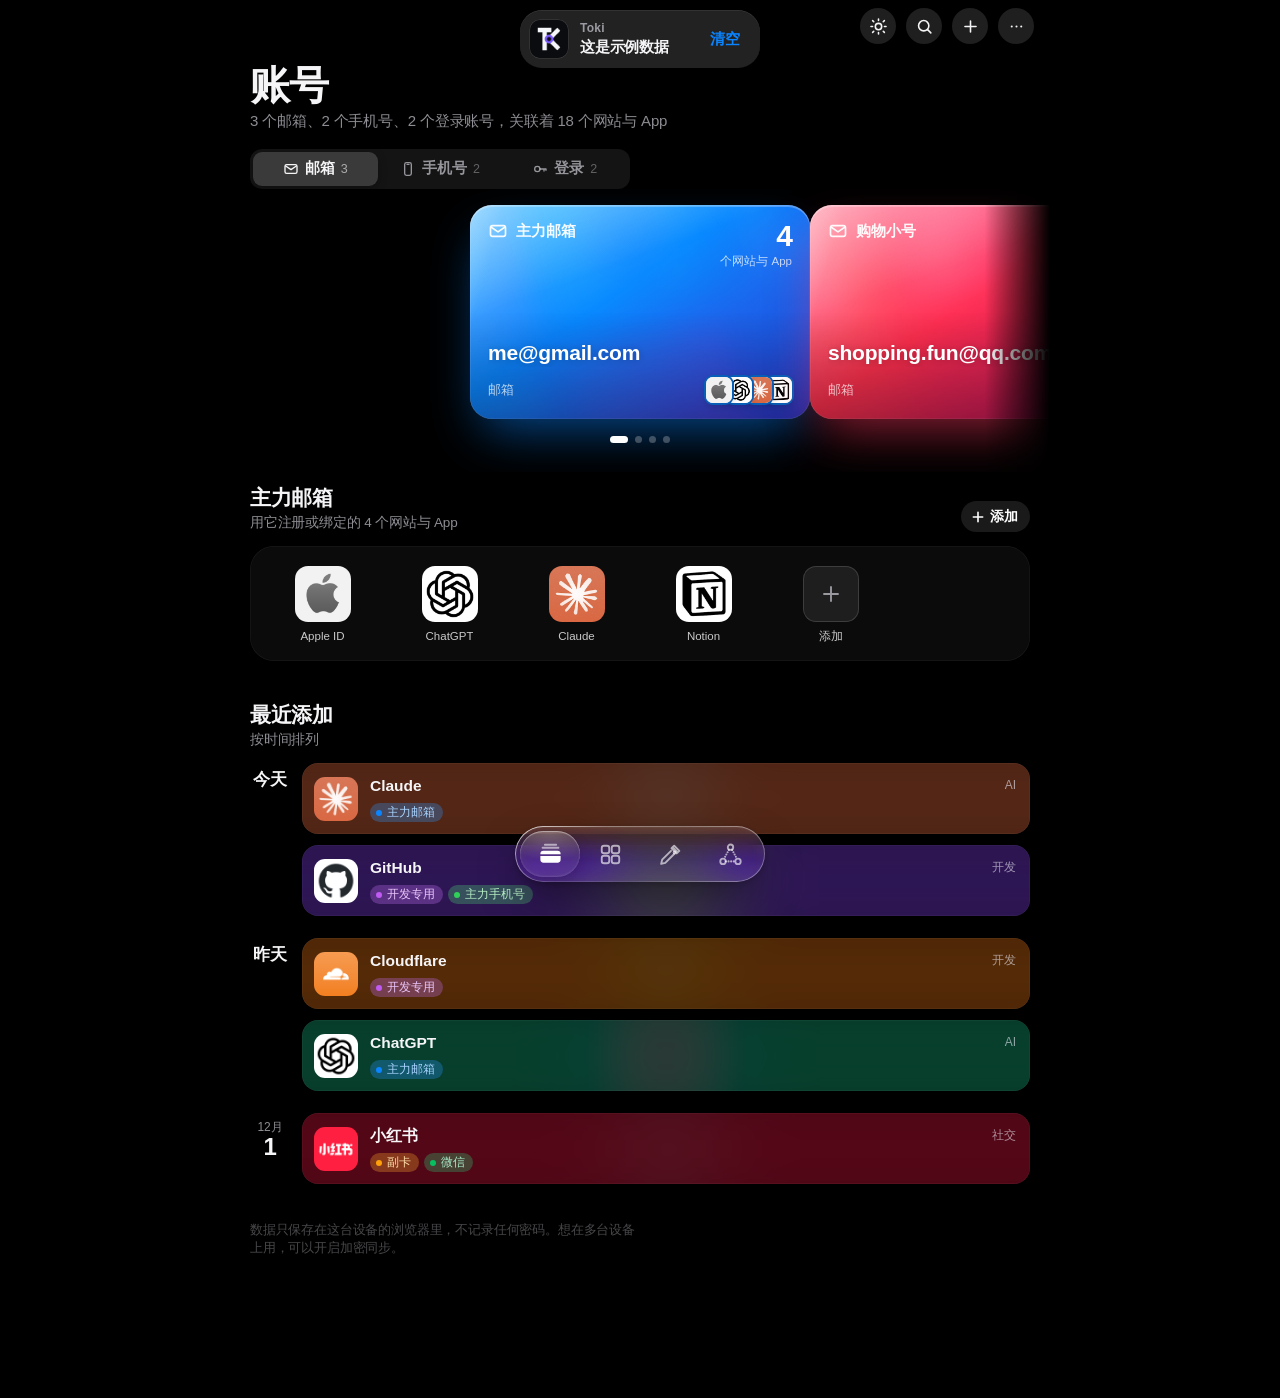
<file: index.html>
<!doctype html>
<html lang="zh-CN">
<head>
  <meta charset="utf-8" />
  <meta name="viewport" content="width=device-width, initial-scale=1, viewport-fit=cover" />
  <meta name="theme-color" content="#000000" />
  <meta name="apple-mobile-web-app-capable" content="yes" />
  <meta name="mobile-web-app-capable" content="yes" />
  <meta name="apple-mobile-web-app-status-bar-style" content="black-translucent" />
  <meta name="apple-mobile-web-app-title" content="Toki" />
  <meta name="description" content="账号关系与 API Token 管理，一眼看清" />
  <title>Toki · 账号与密钥</title>
  <script>try{if(localStorage.getItem("atlas.theme")==="light"){document.documentElement.dataset.theme="light";document.querySelector('meta[name="apple-mobile-web-app-status-bar-style"]').content="default";document.querySelector('meta[name="theme-color"]').content="#f2f2f7"}}catch(e){}</script>
  <link rel="icon" href="logo.svg?v=toki12" type="image/svg+xml" />
  <link rel="manifest" href="manifest.webmanifest" />
  <link rel="apple-touch-icon" href="icon.png?v=toki12" />
  <link rel="stylesheet" href="styles.css?v=toki12" />
</head>
<body>
  <div class="glow" id="glow"></div>

  <header class="top" id="top">
    <div class="top-bar">
      <div class="top-title" id="topTitle">账号</div>
      <div class="top-actions">
        <button class="round theme-btn" id="themeBtn" data-act="theme" aria-label="切换深浅色"><svg class="sun" viewBox="0 0 24 24"><circle cx="12" cy="12" r="4"/><path d="M12 2.5v2M12 19.5v2M4.6 4.6l1.4 1.4M18 18l1.4 1.4M2.5 12h2M19.5 12h2M4.6 19.4 6 18M18 6l1.4-1.4"/></svg><svg class="moon" viewBox="0 0 24 24"><path d="M20 14.5A8 8 0 0 1 9.5 4a8 8 0 1 0 10.5 10.5Z"/></svg></button>
        <button class="round" id="openSearch" aria-label="搜索"><svg viewBox="0 0 24 24"><circle cx="11" cy="11" r="6.5"/><path d="m20 20-4-4"/></svg></button>
        <button class="round" id="addBtn" aria-label="添加"><svg viewBox="0 0 24 24"><path d="M12 5v14M5 12h14"/></svg></button>
        <button class="round" id="menuBtn" aria-label="更多"><svg viewBox="0 0 24 24"><circle cx="6" cy="12" r="1.3" class="f"/><circle cx="12" cy="12" r="1.3" class="f"/><circle cx="18" cy="12" r="1.3" class="f"/></svg></button>
      </div>
    </div>
    <div class="menu" id="menu" role="menu">
      <button data-act="sync"><span>加密同步<small>未开启</small></span><svg viewBox="0 0 24 24"><path d="M7 18a4.5 4.5 0 0 1-.6-8.96A6 6 0 0 1 18 9a4 4 0 0 1-.5 9H7Z"/></svg></button>
      <div class="menu-sep"></div>
      <button data-act="order"><span>调整卡片顺序</span><svg viewBox="0 0 24 24"><path d="M7 4v16M3.5 7.5 7 4l3.5 3.5M17 20V4M13.5 16.5 17 20l3.5-3.5"/></svg></button>
      <button data-act="privacy"><span>隐藏号码</span><svg viewBox="0 0 24 24"><path d="M3 12s3.5-6 9-6 9 6 9 6-3.5 6-9 6-9-6-9-6Z"/><circle cx="12" cy="12" r="2.5"/></svg></button>
      <button data-act="export"><span>导出备份</span><svg viewBox="0 0 24 24"><path d="M12 15V3M7 8l5-5 5 5M5 14v5a2 2 0 0 0 2 2h10a2 2 0 0 0 2-2v-5"/></svg></button>
      <button data-act="import"><span>导入备份</span><svg viewBox="0 0 24 24"><path d="M12 3v12M7 10l5 5 5-5M5 14v5a2 2 0 0 0 2 2h10a2 2 0 0 0 2-2v-5"/></svg></button>
      <button data-act="demo"><span>载入示例</span><svg viewBox="0 0 24 24"><path d="M4 6h16M4 12h16M4 18h10"/></svg></button>
      <div class="menu-sep"></div>
      <button data-act="download"><span>下载 App<small>GitHub Releases</small></span><svg viewBox="0 0 24 24"><path d="M14 4h6v6M20 4l-9 9M18 14v5a1 1 0 0 1-1 1H5a1 1 0 0 1-1-1V7a1 1 0 0 1 1-1h5"/></svg></button>
      <button data-act="wipe" class="destructive"><span>清空全部数据</span><svg viewBox="0 0 24 24"><path d="M4 7h16M10 11v6M14 11v6M6 7l1 13h10l1-13M9 7V4h6v3"/></svg></button>
    </div>
  </header>

  <main>
    <!-- 首页 -->
    <section class="view active" data-view="home">
      <div class="hello">
        <h1 class="large">账号</h1>
        <p class="summary" id="summary"></p>
      </div>
      <div class="kind-seg" id="kindSeg" hidden></div>
      <div class="wallet" id="wallet"></div>
      <div class="dots" id="dots"></div>

      <div class="block">
        <div class="block-head"><div><h2 id="gridTitle"></h2><p class="block-sub" id="gridSub"></p></div><button class="pill-btn" id="gridAdd"><svg viewBox="0 0 24 24"><path d="M12 5v14M5 12h14"/></svg>添加</button></div>
        <div class="panel"><div class="grid" id="grid"></div></div>
      </div>

      <div class="block">
        <div class="block-head"><div><h2>最近添加</h2><p class="block-sub">按时间排列</p></div></div>
        <div class="timeline" id="timeline"></div>
      </div>
    </section>

    <!-- 全部网站 -->
    <section class="view" data-view="sites">
      <div class="hello"><h1 class="large">网站与 App</h1><p class="summary" id="sitesSummary"></p></div>
      <div class="filters" id="filters"></div>
      <div id="siteList"></div>
    </section>

    <!-- Tokens -->
    <section class="view" data-view="tokens">
      <div class="hello"><h1 class="large">Tokens</h1><p class="summary" id="tokensSummary"></p></div>
      <div class="filters" id="tokenFilters"></div>
      <div id="tokenList"></div>
    </section>

    <!-- 关系图 -->
    <section class="view" data-view="graph">
      <div class="hello"><h1 class="large">关系图</h1><p class="summary" id="graphSummary"></p></div>
      <div class="map-scroll" id="mapScroll"><div class="map" id="mapBox"></div></div>
      <p class="map-tip" id="mapTip">点一张卡片，只看它连着的；左右滑动查看完整关系图。</p>
    </section>

    <p class="footnote" id="footnote"></p>
  </main>

  <nav class="tabbar" id="tabbar">
    <span class="tab-thumb" id="tabThumb"></span>
    <button class="active" data-tab="home" aria-label="卡包"><svg class="o" viewBox="0 0 24 24"><path d="M7 4.2h10M5 6.9h14"/><rect x="3" y="9.6" width="18" height="10.6" rx="2.8"/><path d="M3 13.4h18"/></svg><svg class="f" viewBox="0 0 24 24"><path d="M7 4.2h10M5 6.9h14" opacity=".55"/><path class="fl" fill-rule="evenodd" d="M5.8 9.6h12.4a2.8 2.8 0 0 1 2.8 2.8v5a2.8 2.8 0 0 1-2.8 2.8H5.8A2.8 2.8 0 0 1 3 17.4v-5a2.8 2.8 0 0 1 2.8-2.8ZM3 12.6v1.6h18v-1.6Z"/></svg></button>
    <button data-tab="sites" aria-label="全部 App"><svg class="o" viewBox="0 0 24 24"><rect x="3.6" y="3.6" width="7.2" height="7.2" rx="2.2"/><rect x="13.2" y="3.6" width="7.2" height="7.2" rx="2.2"/><rect x="3.6" y="13.2" width="7.2" height="7.2" rx="2.2"/><rect x="13.2" y="13.2" width="7.2" height="7.2" rx="2.2"/></svg><svg class="f" viewBox="0 0 24 24"><rect class="fl" x="3.2" y="3.2" width="8" height="8" rx="2.4"/><rect class="fl" x="12.8" y="3.2" width="8" height="8" rx="2.4"/><rect class="fl" x="3.2" y="12.8" width="8" height="8" rx="2.4"/><rect class="fl" x="12.8" y="12.8" width="8" height="8" rx="2.4"/></svg></button>
    <button data-tab="tokens" aria-label="Tokens"><svg class="o" viewBox="0 0 24 24"><path d="M14.5 5.5 18.5 9.5M15.5 3.5l5 5-2.5 2.5-5-5zM12.5 8.5 4 17l-1 4 4-1 8.5-8.5"/><circle cx="16" cy="10" r="1"/></svg><svg class="f" viewBox="0 0 24 24"><path class="fl" d="M12.4 8.1 4 16.5 3 21l4.5-1 8.4-8.4-3.5-3.5ZM16.6 3.3l4.1 4.1-2.2 2.2-4.1-4.1 2.2-2.2Z"/></svg></button>
    <button data-tab="graph" aria-label="关系图"><svg class="o" viewBox="0 0 24 24"><path class="dot" d="M10.4 7.6 6.2 15.4M13.6 7.6l4.2 7.8M7.6 18.6h8.8"/><circle cx="12" cy="5" r="2.6"/><circle cx="4.8" cy="18.6" r="2.6"/><circle cx="19.2" cy="18.6" r="2.6"/></svg><svg class="f" viewBox="0 0 24 24"><path class="dot" d="M10.4 7.6 6.2 15.4M13.6 7.6l4.2 7.8M7.6 18.6h8.8"/><circle class="fl" cx="12" cy="5" r="3.2"/><circle class="fl" cx="4.8" cy="18.6" r="3.2"/><circle class="fl" cx="19.2" cy="18.6" r="3.2"/></svg></button>
  </nav>

  <div class="scrim" id="scrim"></div>
  <div class="sheet" id="sheet" role="dialog" aria-modal="true"><div class="grabber"></div><div class="sheet-inner" id="sheetInner"></div></div>

  <div class="spot-layer" id="spotLayer">
    <div class="spot">
      <div class="spot-field">
        <svg viewBox="0 0 24 24"><circle cx="11" cy="11" r="6.5"/><path d="m20 20-4-4"/></svg>
        <input id="spotInput" placeholder="网站名、邮箱，或号码后四位" autocomplete="off" enterkeyhint="search" />
        <button class="spot-cancel" id="spotCancel">取消</button>
      </div>
      <div class="spot-results" id="spotResults"></div>
    </div>
  </div>

  <div class="cat-dialog-layer" id="catDialogLayer">
    <div class="cat-dialog" id="catDialog" role="dialog" aria-modal="true">
      <div class="cat-dialog-head"><button class="cat-dialog-mgmt" id="catDialogManage">管理</button><b id="catDialogTitle">选择分类</b><button id="catDialogClose" aria-label="取消">✕</button></div>
      <div class="cat-dialog-list" id="catDialogList"></div>
      <div class="cat-dialog-custom" id="catDialogCustomRow" hidden><input id="catDialogInput" placeholder="输入分类名称" autocomplete="off" /><button id="catDialogOk">确定</button></div>
    </div>
  </div>

  <div class="toast" id="toast"></div>
  <input type="file" id="fileInput" accept="application/json" hidden />
  <script src="tokens.js?v=toki12"></script>
  <script src="app.js?v=toki12"></script>
<script>if("serviceWorker" in navigator&&location.protocol.startsWith("http"))addEventListener("load",()=>navigator.serviceWorker.register("sw.js"));</script>
</body>
</html>
</file>
<file: styles.css>
/* Atlas v3 — cinematic dark, Wallet-style identity cards */
:root{
  --bg:#000;
  --surface:rgba(255,255,255,.07);
  --surface-solid:#1c1c1e;
  --surface-2:#2c2c2e;
  --fill:rgba(118,118,128,.24);
  --fill-2:rgba(118,118,128,.36);
  --label:#f5f5f7;
  --secondary:rgba(235,235,245,.6);
  --tertiary:rgba(235,235,245,.3);
  --separator:rgba(255,255,255,.1);
  --tint:#0a84ff;
  --red:#ff453a;
  --accent:#0a84ff;
  --spring:cubic-bezier(.32,.72,0,1);
  --bounce:cubic-bezier(.34,1.45,.64,1);
  --font:-apple-system,BlinkMacSystemFont,"SF Pro Text","SF Pro Display","PingFang SC","Helvetica Neue","Microsoft YaHei",sans-serif;
  color-scheme:dark;
}
*{box-sizing:border-box;margin:0;padding:0;-webkit-tap-highlight-color:transparent}
html{background:#000}
body{font-family:var(--font);background:#000;color:var(--label);-webkit-font-smoothing:antialiased;font-size:17px;line-height:1.35;letter-spacing:-.01em;min-height:100vh;overflow-x:hidden}
button{font:inherit;color:inherit;background:none;border:0;cursor:pointer}
input,textarea{font:inherit;color:inherit}
a{color:inherit;text-decoration:none}
svg{width:22px;height:22px;fill:none;stroke:currentColor;stroke-width:1.7;stroke-linecap:round;stroke-linejoin:round;flex:none}
svg .f{fill:currentColor;stroke:none}
:focus-visible{outline:2.5px solid color-mix(in srgb,var(--tint) 70%,transparent);outline-offset:2px;border-radius:12px}

/* page glow takes the colour of the card in front */
.glow{position:fixed;inset:-20vh -20vw auto;height:90vh;z-index:-1;pointer-events:none;
  background:radial-gradient(60% 55% at 50% 30%,color-mix(in srgb,var(--accent) 42%,transparent),transparent 70%);
  opacity:.75;transition:background 0s;filter:saturate(1.1)}
.glow::after{content:"";position:absolute;inset:0;background:linear-gradient(180deg,transparent 40%,#000 95%)}

/* ---------- top bar ---------- */
.top{position:sticky;top:0;z-index:30;padding-top:env(safe-area-inset-top);transition:background .3s,box-shadow .3s}
.top.scrolled{background:rgba(0,0,0,.55);backdrop-filter:blur(24px) saturate(1.8);-webkit-backdrop-filter:blur(24px) saturate(1.8);box-shadow:0 .5px 0 var(--separator)}
.top-bar{max-width:820px;margin:0 auto;height:52px;display:flex;align-items:center;justify-content:space-between;padding:0 16px 0 20px}
.top-title{font-weight:600;font-size:17px;opacity:0;transform:translateY(5px);transition:opacity .25s,transform .35s var(--spring)}
.top.scrolled .top-title{opacity:1;transform:none}
.top-actions{display:flex;gap:10px}
.round{width:36px;height:36px;border-radius:50%;display:grid;place-items:center;background:rgba(255,255,255,.12);transition:transform .3s var(--bounce),background .2s}
.round svg{width:19px;height:19px;stroke-width:2}
.round:active{transform:scale(.88);background:rgba(255,255,255,.2)}

.menu{position:absolute;right:max(16px,calc(50% - 394px));top:calc(env(safe-area-inset-top) + 54px);width:240px;border-radius:16px;overflow:hidden;
  background:rgba(44,44,46,.82);backdrop-filter:blur(40px) saturate(1.8);-webkit-backdrop-filter:blur(40px) saturate(1.8);
  box-shadow:0 18px 60px rgba(0,0,0,.6);transform-origin:top right;transform:scale(.5);opacity:0;pointer-events:none;
  transition:transform .4s var(--spring),opacity .2s}
.menu.open{transform:none;opacity:1;pointer-events:auto}
.menu button{width:100%;display:flex;align-items:center;justify-content:space-between;padding:12px 16px;font-size:16px;text-align:left}
.menu button+button{box-shadow:inset 0 .5px 0 var(--separator)}
.menu button:active{background:var(--fill)}
.menu svg{width:20px;height:20px}
.menu .destructive{color:var(--red)}
.menu-sep{height:7px;background:rgba(0,0,0,.25)}

/* ---------- layout ---------- */
main{max-width:820px;margin:0 auto;padding:0 0 calc(110px + env(safe-area-inset-bottom))}
.view{display:none}
.view.active{display:block;animation:viewIn .45s var(--spring)}
@keyframes viewIn{from{opacity:0;transform:translateY(8px)}to{opacity:1;transform:none}}
.hello{padding:0 20px}
.large{font-size:34px;font-weight:700;letter-spacing:-.025em;line-height:1.15}
.summary{color:var(--secondary);font-size:15px;margin-top:3px;min-height:20px}
.block{padding:0 20px;margin-top:30px}
.block-head{display:flex;align-items:baseline;justify-content:space-between;margin-bottom:12px}
.block-head h2{font-size:22px;font-weight:700;letter-spacing:-.02em}
.link{color:var(--tint);font-size:16px}
.footnote{color:var(--tertiary);font-size:12.5px;line-height:1.5;margin:36px 20px 0;max-width:56ch}

/* ---------- wallet carousel ---------- */
.wallet{display:flex;gap:0;overflow-x:auto;scroll-snap-type:x mandatory;scrollbar-width:none;padding:22px 0 14px;-webkit-overflow-scrolling:touch}
.wallet::-webkit-scrollbar{display:none}
.wallet::before,.wallet::after{content:"";flex:0 0 calc(50% - min(39vw,170px))}
.wcard{flex:0 0 min(78vw,340px);aspect-ratio:1.586;scroll-snap-align:center;border-radius:22px;position:relative;overflow:hidden;text-align:left;
  background:var(--c);isolation:isolate;transform-origin:center;contain:layout paint;
  box-shadow:0 22px 50px -12px color-mix(in srgb,var(--c) 55%,transparent),0 2px 0 rgba(255,255,255,.25) inset,0 0 0 .5px rgba(255,255,255,.18) inset}
.wcard .poster{position:absolute;inset:-30%;z-index:-2;display:grid;grid-template-columns:repeat(3,1fr);opacity:.55;filter:blur(26px) saturate(1.7);transform:rotate(-12deg)}
.wcard .poster img,.wcard .poster b{width:100%;aspect-ratio:1;object-fit:cover;display:block;background:var(--pc,#fff)}
.wcard::before{content:"";position:absolute;inset:0;z-index:-1;
  background:linear-gradient(155deg,color-mix(in srgb,var(--c) 30%,rgba(255,255,255,.35)) 0%,transparent 38%),
             linear-gradient(0deg,rgba(0,0,0,.45),transparent 55%)}
.wcard .sheen{position:absolute;inset:0;z-index:-1;background:linear-gradient(105deg,transparent 35%,rgba(255,255,255,.22) 48%,transparent 60%);transform:translateX(-60%);pointer-events:none}
.wc-top{position:absolute;left:18px;right:18px;top:16px;display:flex;justify-content:space-between;align-items:flex-start}
.wc-kind{display:flex;align-items:center;gap:8px;font-size:15px;font-weight:600;color:rgba(255,255,255,.95)}
.wc-kind svg{width:20px;height:20px;stroke-width:2}
.wc-count{text-align:right;color:#fff;line-height:1}
.wc-count b{font-size:30px;font-weight:700;letter-spacing:-.03em;display:block}
.wc-count small{font-size:11.5px;opacity:.75}
.wc-value{position:absolute;left:18px;right:18px;bottom:52px;font-size:21px;font-weight:600;letter-spacing:-.01em;color:#fff;white-space:nowrap;overflow:hidden;text-overflow:ellipsis;text-shadow:0 1px 8px rgba(0,0,0,.25)}
.wc-foot{position:absolute;left:18px;right:18px;bottom:16px;display:flex;align-items:center;justify-content:space-between}
.wc-note{font-size:12.5px;color:rgba(255,255,255,.72);white-space:nowrap;overflow:hidden;text-overflow:ellipsis;max-width:45%}
.stack{display:flex;flex-direction:row-reverse}
.stack .icon{width:26px;height:26px;border-radius:7px;margin-left:-8px;box-shadow:0 0 0 1.5px color-mix(in srgb,var(--c) 70%,#000)}
.stack .more{width:26px;height:26px;border-radius:7px;margin-left:-8px;background:rgba(0,0,0,.4);color:#fff;font-size:11px;font-weight:600;display:grid;place-items:center;box-shadow:0 0 0 1.5px color-mix(in srgb,var(--c) 70%,#000)}
.wcard.ghost{background:transparent;box-shadow:inset 0 0 0 1.5px rgba(255,255,255,.18);display:grid;place-items:center;color:var(--secondary)}
.wcard.ghost::before{display:none}
.wcard.ghost div{display:flex;flex-direction:column;align-items:center;gap:8px;font-size:15px}
.wcard.ghost svg{width:30px;height:30px}
.dots{display:flex;justify-content:center;gap:7px;height:8px}
.dots i{width:7px;height:7px;border-radius:4px;background:rgba(255,255,255,.25);transition:width .4s var(--spring),background .3s}
.dots i.on{width:18px;background:#fff}

/* ---------- icon grid (home-screen style) ---------- */
.grid{display:grid;grid-template-columns:repeat(auto-fill,minmax(72px,1fr));gap:18px 10px;min-height:100px}
.app{display:flex;flex-direction:column;align-items:center;gap:7px;font-size:12px;color:rgba(255,255,255,.88);text-align:center;transition:transform .3s var(--bounce)}
.app:active{transform:scale(.9)}
.app .icon{width:60px;height:60px;border-radius:14px}
.app span{max-width:76px;white-space:nowrap;overflow:hidden;text-overflow:ellipsis}
.app.add .icon{background:rgba(255,255,255,.08);box-shadow:inset 0 0 0 1px rgba(255,255,255,.14);color:var(--secondary)}
.app.add .icon svg{width:24px;height:24px}
.grid-empty{grid-column:1/-1;color:var(--secondary);font-size:15px;padding:16px 0}

/* ---------- icons ---------- */
.icon{width:42px;height:42px;border-radius:10px;display:grid;place-items:center;flex:none;color:#fff;position:relative;overflow:hidden;
  background:linear-gradient(180deg,color-mix(in srgb,var(--c) 72%,#fff),var(--c))}
.icon svg{width:23px;height:23px;stroke-width:1.9}
.icon.lg{width:84px;height:84px;border-radius:20px}
.icon.lg svg{width:42px;height:42px;stroke-width:1.6}
.fav{background:#fff}
.fav img{width:68%;height:68%;object-fit:contain}
.fav.letter{background:linear-gradient(180deg,var(--lc1,#636366),var(--lc2,#3a3a3c));color:#fff;font-weight:600;font-size:19px}
.app .fav.letter{font-size:26px}
.icon.lg.fav.letter{font-size:38px}

/* ---------- timeline (追剧日历-style schedule) ---------- */
.timeline{display:flex;flex-direction:column;gap:14px}
.day{display:grid;grid-template-columns:44px 1fr;gap:10px}
.day-date{text-align:center;padding-top:8px;line-height:1.1}
.day-date small{display:block;font-size:12px;color:var(--secondary)}
.day-date b{font-size:24px;font-weight:600;letter-spacing:-.02em}
.day-date.today b{font-size:17px}
.day-items{display:flex;flex-direction:column;gap:8px}
.reel{position:relative;display:flex;align-items:center;gap:12px;padding:10px 12px 10px 10px;border-radius:16px;overflow:hidden;text-align:left;isolation:isolate;
  background:rgba(255,255,255,.06);box-shadow:inset 0 0 0 .5px rgba(255,255,255,.08);transition:transform .35s var(--bounce)}
.reel:active{transform:scale(.97)}
.reel .blur{position:absolute;left:-10%;top:-60%;width:60%;height:220%;z-index:-1;filter:blur(30px) saturate(1.8);opacity:.45;display:grid}
.reel .blur img,.reel .blur b{width:100%;height:100%;object-fit:cover;background:var(--pc,#555)}
.reel .icon{width:48px;height:48px;border-radius:12px}
.reel-main{flex:1;min-width:0}
.reel-title{font-size:16px;font-weight:600;white-space:nowrap;overflow:hidden;text-overflow:ellipsis}
.caps{display:flex;gap:5px;margin-top:6px;flex-wrap:nowrap;overflow:hidden}
.cap{display:inline-flex;align-items:center;gap:5px;padding:2px 8px 2px 6px;border-radius:999px;font-size:11.5px;font-weight:500;white-space:nowrap;
  background:color-mix(in srgb,var(--c) 26%,rgba(255,255,255,.06));color:color-mix(in srgb,var(--c) 35%,#fff)}
.cap i{width:6px;height:6px;border-radius:50%;background:var(--c)}
.cap.dim{background:rgba(255,255,255,.08);color:var(--secondary)}
.reel .chev,.cell .chev{width:8px;height:14px;color:var(--tertiary);stroke-width:2.4}
.reel-meta{font-size:12px;color:var(--secondary);flex:none;align-self:flex-start;padding-top:2px}

/* ---------- sites view ---------- */
.filters{display:flex;gap:8px;overflow-x:auto;scrollbar-width:none;padding:16px 20px 6px}
.filters::-webkit-scrollbar{display:none}
.filters button{flex:none;padding:7px 14px;border-radius:999px;background:rgba(255,255,255,.08);font-size:14px;font-weight:500;transition:background .25s,color .25s,transform .3s var(--bounce)}
.filters button:active{transform:scale(.94)}
.filters button.active{background:#fff;color:#000}
.cat-title{display:flex;align-items:baseline;justify-content:space-between;font-size:20px;font-weight:700;letter-spacing:-.015em;margin:24px 20px 10px}
.cat-title small{font-size:14px;font-weight:400;color:var(--secondary)}
.cat-list{display:flex;flex-direction:column;gap:8px;padding:0 20px}

/* ---------- graph ---------- */
.graph-card{position:relative;margin:18px 20px 0;height:min(66vh,580px);border-radius:24px;overflow:hidden;background:rgba(255,255,255,.04);box-shadow:inset 0 0 0 .5px rgba(255,255,255,.08)}
#graph{width:100%;height:100%;display:block;touch-action:none}

/* ---------- tab bar (floating glass) ---------- */
.tabbar{position:fixed;z-index:35;left:50%;bottom:calc(14px + env(safe-area-inset-bottom));transform:translateX(-50%);display:grid;grid-template-columns:repeat(4,80px);padding:5px;border-radius:999px;
  background:rgba(30,30,32,.62);backdrop-filter:blur(30px) saturate(1.9);-webkit-backdrop-filter:blur(30px) saturate(1.9);
  box-shadow:0 12px 40px rgba(0,0,0,.5),inset 0 .5px 0 rgba(255,255,255,.18),inset 0 0 0 .5px rgba(255,255,255,.08)}
.tabbar button{position:relative;z-index:1;display:flex;flex-direction:column;align-items:center;gap:2px;padding:7px 0 6px;font-size:10.5px;font-weight:500;color:rgba(255,255,255,.6);transition:color .3s}
.tabbar button svg{width:23px;height:23px}
.tabbar button.active{color:#fff}
.tab-thumb{position:absolute;top:5px;bottom:5px;left:5px;width:80px;border-radius:999px;background:rgba(255,255,255,.14);transition:transform .5s var(--spring)}

/* ---------- sheet ---------- */
.scrim{position:fixed;inset:0;z-index:40;background:rgba(0,0,0,.55);opacity:0;pointer-events:none;transition:opacity .45s var(--spring)}
.scrim.show{opacity:1;pointer-events:auto}
.sheet{position:fixed;z-index:41;left:0;right:0;bottom:0;margin:0 auto;width:100%;max-width:560px;max-height:calc(100vh - env(safe-area-inset-top) - 14px);
  display:flex;flex-direction:column;background:#1c1c1e;border-radius:16px 16px 0 0;overflow:hidden;box-shadow:0 -10px 50px rgba(0,0,0,.6);
  transform:translateY(105%);transition:transform .55s var(--spring);will-change:transform}
.sheet.open{transform:none}
.sheet.dragging{transition:none}
.grabber{position:absolute;z-index:3;left:50%;top:6px;width:36px;height:5px;margin-left:-18px;border-radius:3px;background:rgba(255,255,255,.3)}
.sheet-inner{display:flex;flex-direction:column;min-height:0;flex:1;position:relative}
@media (min-width:700px){
  .sheet{top:50%;bottom:auto;border-radius:20px;max-height:min(780px,calc(100vh - 80px));transform:translateY(-50%) scale(.94);opacity:0;pointer-events:none;
    transition:transform .5s var(--spring),opacity .25s}
  .sheet.open{transform:translateY(-50%);opacity:1;pointer-events:auto}
  .grabber{display:none}
}
.sheet-bar{position:relative;z-index:2;display:flex;align-items:center;justify-content:space-between;padding:14px 16px 6px;min-height:50px;flex:none}
.sheet-bar .t{font-weight:600;font-size:17px}
.sheet-bar button{color:var(--tint);font-size:17px;min-width:60px;text-align:left;transition:opacity .2s}
.sheet-bar button:last-child{text-align:right;font-weight:600}
.sheet-bar button:active{opacity:.4}
.sheet-bar.float{position:absolute;left:0;right:0;top:0}
.sheet-bar.float button{color:#fff}
.sheet-bar .x{width:30px;height:30px;min-width:0;border-radius:50%;background:rgba(0,0,0,.42);display:grid;place-items:center;margin-left:auto}
.sheet-bar .x svg{width:14px;height:14px;stroke-width:2.6}
.sheet-body{overflow-y:auto;padding:4px 20px calc(30px + env(safe-area-inset-bottom));-webkit-overflow-scrolling:touch;overscroll-behavior:contain}

/* cinematic hero inside sheets */
.cine{position:relative;margin:0 -20px;padding:64px 20px 22px;overflow:hidden;isolation:isolate;text-align:left}
.cine .backdrop{position:absolute;inset:-40px;z-index:-2;display:grid;grid-template-columns:repeat(2,1fr);filter:blur(40px) saturate(1.8);opacity:.75}
.cine .backdrop img,.cine .backdrop b{width:100%;height:100%;object-fit:cover;background:var(--pc,#444)}
.cine::after{content:"";position:absolute;inset:0;z-index:-1;background:linear-gradient(180deg,transparent 0%,rgba(28,28,30,.35) 45%,#1c1c1e 100%)}
.cine .icon.lg{box-shadow:0 14px 40px rgba(0,0,0,.45)}
.cine h2{font-size:30px;font-weight:700;letter-spacing:-.025em;margin-top:16px;line-height:1.15;word-break:break-all}
.cine .caps{margin-top:10px;flex-wrap:wrap}
.cine .wcard{width:100%;flex:none;margin:0 auto;max-width:360px;display:block}
.cine.idcine{padding-top:56px}
.cine.idcine h2{text-align:center}
.cine.idcine p{text-align:center;color:var(--secondary);font-size:15px;margin-top:4px}

.actions{display:grid;grid-template-columns:repeat(3,1fr);gap:10px;margin:4px 0 6px}
.action{display:flex;flex-direction:column;align-items:center;gap:5px;padding:11px 0;border-radius:14px;background:rgba(255,255,255,.07);color:#fff;font-size:12px;font-weight:500;transition:transform .3s var(--bounce),background .2s}
.action svg{color:var(--tint)}
.action:active{transform:scale(.94);background:rgba(255,255,255,.12)}
.action.destructive svg,.action.destructive{color:var(--red)}
.notes{background:rgba(255,255,255,.07);border-radius:14px;padding:12px 16px;font-size:16px;line-height:1.5;white-space:pre-wrap}
.sec-title{font-size:13px;color:var(--secondary);margin:22px 16px 8px}

/* grouped lists (forms, search, sheets) */
.group{background:#2c2c2e;border-radius:14px;overflow:hidden}
.cell{position:relative;width:100%;display:flex;align-items:center;gap:13px;padding:10px 16px;min-height:56px;text-align:left;transition:background .15s}
.cell:active{background:var(--fill)}
.cell+.cell::before{content:"";position:absolute;top:0;right:0;left:var(--inset,70px);height:.5px;background:var(--separator)}
.cell-main{flex:1;min-width:0}
.cell-title{display:block;font-size:17px;white-space:nowrap;overflow:hidden;text-overflow:ellipsis}
.cell-sub{display:block;font-size:13.5px;color:var(--secondary);margin-top:1px;white-space:nowrap;overflow:hidden;text-overflow:ellipsis}
.cell-detail{color:var(--secondary);font-size:16px;flex:none}
.cell.add{color:var(--tint);min-height:48px;--inset:16px}

/* forms */
.field{display:flex;align-items:center;gap:12px;padding:0 16px;min-height:48px;position:relative}
.field+.field::before,.suggest+.field::before{content:"";position:absolute;top:0;left:16px;right:0;height:.5px;background:var(--separator)}
.field label{width:64px;flex:none;font-size:16px}
.field input,.field textarea{flex:1;min-width:0;border:0;outline:none;background:none;font-size:17px;padding:12px 0}
.field textarea{resize:none;min-height:88px;line-height:1.4}
.field input::placeholder,.field textarea::placeholder{color:var(--tertiary)}
.field.stack{flex-direction:column;align-items:stretch}
.field.stack label{width:auto;padding:12px 0 0;font-size:13px;color:var(--secondary);font-weight:500}
.field.stack textarea{padding:6px 0 12px}
.hint{font-size:13px;color:var(--secondary);margin:8px 16px 0;line-height:1.4}
.field.invalid input{animation:shake .4s}
@keyframes shake{25%{transform:translateX(-5px)}50%{transform:translateX(5px)}75%{transform:translateX(-3px)}}
.seg-inline{position:relative;display:grid;grid-template-columns:1fr 1fr;padding:2px;border-radius:10px;background:var(--fill)}
.seg-inline button{position:relative;z-index:1;padding:7px;border-radius:8px;font-size:14px;font-weight:500}
.seg-inline .thumb{position:absolute;top:2px;bottom:2px;left:2px;width:calc(50% - 2px);border-radius:8px;background:#636366;box-shadow:0 3px 8px rgba(0,0,0,.3);transition:transform .45s var(--spring)}
.seg-inline.right .thumb{transform:translateX(100%)}
.seg-inline.three{grid-template-columns:repeat(3,1fr)}
.seg-inline.three .thumb{width:calc((100% - 4px) / 3);transform:translateX(calc(var(--k,0) * 100%))}
.colors{display:flex;gap:12px;padding:14px 16px;flex-wrap:wrap}
.color{width:30px;height:30px;border-radius:50%;background:var(--c);transition:transform .35s var(--bounce),box-shadow .2s}
.color.active{box-shadow:0 0 0 2px #2c2c2e,0 0 0 4.5px var(--c)}
.color:active{transform:scale(.85)}
.preview{margin:4px auto 18px;max-width:340px}
.preview .wcard{width:100%;display:block}
.check-cell{display:flex;align-items:center;gap:12px;padding:0 16px;min-height:48px;width:100%;text-align:left;position:relative}
.check-cell+.check-cell::before{content:"";position:absolute;top:0;left:16px;right:0;height:.5px;background:var(--separator)}
.check-cell .tick{margin-left:auto;color:var(--tint);opacity:0;transform:scale(.4);transition:opacity .2s,transform .35s var(--bounce)}
.check-cell.on .tick{opacity:1;transform:none}
.check-cell i{width:10px;height:10px;border-radius:50%;background:var(--c);flex:none}
.cats{display:flex;flex-wrap:wrap;gap:8px;padding:12px 16px}
.cats button{padding:6px 12px;border-radius:999px;background:var(--fill);font-size:15px;transition:background .25s,color .25s}
.cats button.active{background:var(--tint);color:#fff}
.suggest{display:flex;gap:8px;overflow-x:auto;scrollbar-width:none;padding:2px 16px 12px;position:relative}
.suggest:empty{display:none}
.suggest::-webkit-scrollbar{display:none}
.suggest button{flex:none;display:flex;align-items:center;gap:7px;padding:5px 11px 5px 5px;border-radius:999px;background:var(--fill);font-size:14px;animation:pop .35s var(--bounce) backwards}
.suggest .icon{width:22px;height:22px;border-radius:6px}
.suggest .fav.letter{font-size:11px}
@keyframes pop{from{opacity:0;transform:scale(.8)}}

.alert{padding:28px 4px 6px;text-align:center}
.alert h3{font-size:17px;font-weight:600}
.alert p{font-size:14px;color:var(--secondary);margin-top:6px;line-height:1.45}
.alert-actions{display:flex;flex-direction:column;gap:10px;margin-top:20px}
.alert-actions button{padding:14px;border-radius:14px;background:#2c2c2e;font-size:17px;color:var(--tint)}
.alert-actions .destructive{color:var(--red);font-weight:600}

/* empty */
.empty{text-align:center;padding:40px 24px}
.empty h3{font-size:22px;font-weight:700}
.empty p{color:var(--secondary);font-size:15px;margin:6px auto 18px;max-width:300px}
.btn-filled{display:inline-flex;align-items:center;justify-content:center;padding:12px 22px;border-radius:999px;background:#fff;color:#000;font-weight:600;font-size:16px;transition:transform .3s var(--bounce)}
.btn-filled:active{transform:scale(.95)}

/* ---------- 分类居中对话框 ---------- */
.cat-dialog-layer{position:fixed;inset:0;z-index:70;display:grid;place-items:center;background:rgba(0,0,0,.44);backdrop-filter:blur(24px) saturate(1.8);-webkit-backdrop-filter:blur(24px) saturate(1.8);opacity:0;pointer-events:none;transition:opacity .25s}
.cat-dialog-layer.show{opacity:1;pointer-events:auto}
.cat-dialog{width:min(344px,calc(100vw - 40px));max-height:min(580px,72vh);display:flex;flex-direction:column;overflow:hidden;border-radius:22px;
  background:rgba(60,60,64,.55);backdrop-filter:blur(40px) saturate(1.9);-webkit-backdrop-filter:blur(40px) saturate(1.9);
  box-shadow:0 24px 80px rgba(0,0,0,.5),inset 0 .5px 0 rgba(255,255,255,.2),inset 0 0 0 .5px rgba(255,255,255,.08);
  transform:scale(.9);transition:transform .4s var(--spring)}
.cat-dialog-layer.show .cat-dialog{transform:none}
.cat-dialog-head{display:flex;align-items:center;justify-content:space-between;gap:8px;padding:15px 16px 9px;font-size:17px}
.cat-dialog-head b{flex:1;text-align:center}
.cat-dialog-head button{min-width:32px;height:30px;padding:0 8px;border-radius:10px;background:rgba(118,118,128,.28);font-size:13px;color:var(--label)}
.cat-dialog-head #catDialogManage{color:var(--tint)}
.cat-dialog-list{overflow-y:auto;padding:0 10px 10px;-webkit-overflow-scrolling:touch}
.cat-dialog-list>button{width:100%;display:flex;align-items:center;justify-content:space-between;padding:12px 12px;border-radius:12px;font-size:16px;text-align:left}
.cat-dialog-list>button:active{background:rgba(118,118,128,.28)}
.cat-dialog-list>button.on{background:color-mix(in srgb,var(--tint) 26%,transparent);color:var(--tint);font-weight:600}
.cat-dialog-list button .tick{color:var(--tint);font-weight:700}
.cat-dialog-list button.custom{margin-top:5px;box-shadow:inset 0 .5px 0 var(--separator);color:var(--tint)}
.cat-dialog .cat-row{display:flex;align-items:center;gap:6px;margin-bottom:6px}
.cat-dialog .cat-row button{padding:10px 12px;border-radius:11px;background:rgba(118,118,128,.18);font-size:15px}
.cat-dialog .cat-rename{flex:1;display:flex;align-items:center;justify-content:space-between;text-align:left}
.cat-dialog .cat-rename i{font-style:normal;color:var(--secondary)}
.cat-dialog .cat-del{width:40px;color:var(--red);font-size:19px;line-height:1}
.cat-dialog .cat-row button:disabled{opacity:.35}
.cat-dialog .cat-confirm{text-align:center;padding:18px 10px 8px;font-size:16px;line-height:1.5}
.cat-dialog .cat-confirm small{color:var(--secondary);font-size:13px}
.cat-dialog-list>button.cat-danger{color:var(--red);font-weight:600;box-shadow:inset 0 .5px 0 var(--separator)}
.cat-dialog-custom{display:flex;gap:8px;padding:10px 14px 16px;box-shadow:inset 0 .5px 0 var(--separator)}
.cat-dialog-custom[hidden]{display:none}
.cat-dialog-custom input{flex:1;min-width:0;padding:10px 12px;border-radius:10px;border:0;outline:none;background:rgba(118,118,128,.28);font-size:16px;color:var(--label)}
.cat-dialog-custom button{padding:0 14px;border-radius:10px;background:var(--tint);color:#fff;font-weight:600}
html[data-theme=light] .cat-dialog{background:rgba(255,255,255,.6);box-shadow:0 24px 80px rgba(0,0,0,.18),inset 0 .5px 0 rgba(255,255,255,.9),inset 0 0 0 .5px rgba(0,0,0,.05)}
html[data-theme=light] .cat-dialog-custom input{background:rgba(118,118,128,.14)}

/* ---------- spotlight ---------- */
.spot-layer{position:fixed;inset:0;z-index:60;background:rgba(0,0,0,.6);backdrop-filter:blur(30px) saturate(1.6);-webkit-backdrop-filter:blur(30px) saturate(1.6);opacity:0;pointer-events:none;transition:opacity .25s}
.spot-layer.show{opacity:1;pointer-events:auto}
.spot{max-width:640px;margin:0 auto;padding:calc(env(safe-area-inset-top) + 12px) 16px 20px;height:100%;display:flex;flex-direction:column;transform:translateY(-12px) scale(.98);transition:transform .45s var(--spring)}
.spot-layer.show .spot{transform:none}
.spot-field{display:flex;align-items:center;gap:8px;position:relative}
.spot-field svg{position:absolute;left:11px;width:18px;height:18px;color:var(--secondary)}
.spot-field input{flex:1;min-width:0;padding:11px 12px 11px 36px;border-radius:12px;border:0;outline:none;background:rgba(118,118,128,.3);font-size:17px}
.spot-cancel{color:var(--tint);font-size:17px;padding:4px}
.spot-results{flex:1;overflow-y:auto;padding-top:8px}
.spot-results .sec-title{font-size:15px;font-weight:600;margin:16px 4px 8px}
.spot-results mark{background:none;color:#fff;font-weight:700}
.spot-results .reel{margin-bottom:8px}
.spot-results .reel.sel{box-shadow:inset 0 0 0 1.5px var(--tint)}
.spot-empty{text-align:center;color:var(--secondary);padding:50px 20px;font-size:15px;line-height:1.5}
.spot-empty .btn-filled{margin-top:16px}

/* ---------- toast: notification banner ---------- */
.toast{position:fixed;left:50%;top:calc(env(safe-area-inset-top) + 10px);z-index:80;display:flex;align-items:center;gap:12px;padding:10px 12px 10px 10px;border-radius:22px;min-width:240px;max-width:calc(100vw - 24px);
  background:rgba(44,44,46,.78);backdrop-filter:blur(30px) saturate(1.8);-webkit-backdrop-filter:blur(30px) saturate(1.8);
  box-shadow:0 14px 44px rgba(0,0,0,.5),inset 0 .5px 0 rgba(255,255,255,.15);
  transform:translate(-50%,-180%);opacity:0;transition:transform .55s var(--spring),opacity .3s}
.toast.show{transform:translate(-50%,0);opacity:1}
.toast .ti{width:34px;height:34px;border-radius:9px;display:grid;place-items:center;background:linear-gradient(180deg,#5ac8fa,#0a84ff);flex:none}
.toast .ti svg{width:19px;height:19px;stroke-width:2.2;color:#fff}
.toast .tt{flex:1;min-width:0;font-size:15px;font-weight:600;white-space:nowrap;overflow:hidden;text-overflow:ellipsis}
.toast button{color:var(--tint);font-weight:600;padding:4px 8px;font-size:15px}

@media (min-width:700px){
  .large{font-size:40px}
  .hello{padding-top:10px}
}
@media (prefers-reduced-motion:reduce){
  *,*::before,*::after{animation:none!important;transition-duration:.01ms!important}
}
.stack .fav.letter{font-size:12px}
.colors{justify-content:space-between;flex-wrap:nowrap;gap:6px}

/* ---- v3.1 spacing & calmer lower half ---- */
main{padding-bottom:calc(140px + env(safe-area-inset-bottom))}
.dots{margin-top:2px}
.block{margin-top:40px}
.block-head{align-items:flex-end;margin-bottom:14px}
.block-head h2{font-size:21px}
.block-sub{font-size:13.5px;color:var(--secondary);margin-top:2px}
.pill-btn{display:inline-flex;align-items:center;gap:4px;padding:6px 12px 6px 9px;border-radius:999px;background:rgba(255,255,255,.1);font-size:14px;font-weight:600;color:#fff;transition:transform .3s var(--bounce)}
.pill-btn svg{width:16px;height:16px;stroke-width:2.4}
.pill-btn:active{transform:scale(.92)}
.panel{border-radius:24px;padding:20px 12px 16px;background:rgba(255,255,255,.045);box-shadow:inset 0 0 0 .5px rgba(255,255,255,.07)}
.grid{grid-template-columns:repeat(4,1fr);gap:20px 6px;min-height:0}
@media (min-width:560px){.grid{grid-template-columns:repeat(6,1fr)}}
.app .icon{width:56px;height:56px;border-radius:13px}
.app span{font-size:11.5px;color:rgba(255,255,255,.78)}
.app .icon.more{font-size:15px;font-weight:600;color:#fff}
.grid-empty{padding:6px 8px}
.timeline{gap:22px}
.day{grid-template-columns:40px 1fr;gap:12px}
.day-items{gap:10px}
.reel{padding:12px 14px 12px 12px;background:rgba(255,255,255,.045)}
.reel .blur{opacity:.26;width:45%}
.reel .icon{width:44px;height:44px;border-radius:11px}
.reel-title{font-size:15.5px}
.caps{margin-top:5px}
.cat-list{gap:10px}
.tabbar{grid-template-columns:repeat(4,76px)}
.tab-thumb{width:76px}

/* sheet: leave room at the top like iOS, keyboard-aware */
@media (max-width:699px){.sheet{max-height:calc(100dvh - max(env(safe-area-inset-top),20px) - 10px);transition:transform .55s var(--spring),bottom .25s ease,max-height .25s ease}}
.form-hero{position:relative;overflow:hidden;isolation:isolate;display:flex;flex-direction:column;align-items:center;gap:10px;margin:0 -20px 18px;padding:14px 20px 4px}
.form-hero .blur{position:absolute;left:25%;right:25%;top:-40%;height:140%;z-index:-1;filter:blur(40px) saturate(1.8);opacity:.5;display:grid}
.form-hero .blur b{width:100%;height:100%;background:var(--pc)}
.form-hero .icon.lg{width:72px;height:72px;border-radius:17px;animation:pop .4s var(--bounce)}
.form-hero b{font-size:20px;font-weight:700;letter-spacing:-.01em;max-width:100%;overflow:hidden;text-overflow:ellipsis;white-space:nowrap}
.hint.dup{color:#ff9f0a}
.hint.dup button{color:var(--tint);font-size:13px}
.check-cell{min-height:52px}
.check-cell .cell-title{font-size:16px}
.check-cell .cell-sub{font-size:12.5px}
.form-hero{overflow:visible;background:radial-gradient(45% 80% at 50% 35%,color-mix(in srgb,var(--pc,transparent) 40%,transparent),transparent 72%);transition:background .4s}
.toast .ti{width:38px;height:38px;border-radius:10px;background:none;box-shadow:0 0 0 .5px rgba(255,255,255,.15)}
.toast .tx{flex:1;min-width:0;display:flex;flex-direction:column;gap:1px}
.toast .tn{font-size:12px;font-weight:600;color:var(--secondary);letter-spacing:.02em}
.toast .tt{font-size:15px}
/* sync */
.menu button span small{display:block;font-size:12.5px;color:var(--secondary);font-weight:400;margin-top:1px}
.sync-hero p{font-size:14px;color:var(--secondary);text-align:center}
.sync-ic{display:grid;place-items:center;background:linear-gradient(160deg,#64d2ff,#0a84ff 55%,#5e5ce6);color:#fff}
.sync-ic svg{width:40px;height:40px;stroke:#fff;stroke-width:1.8;fill:rgba(255,255,255,.18)}
.sync-state.error{color:#ff9f0a}
.sync-state.syncing{color:var(--tint)}
.hint a{color:var(--tint)}
.cell-title.tint{color:var(--tint)}
.destructive-text{color:#ff453a}
.sheet-bar button:disabled{opacity:.5}
body.is-empty main .block, body.is-empty #dots{display:none}
.wcard.ghost.first{display:flex;flex-direction:column;align-items:center;justify-content:center;gap:8px;text-align:center;padding:24px;border-style:solid;border-color:rgba(255,255,255,.12);background:radial-gradient(80% 90% at 50% 0%,rgba(10,132,255,.22),transparent 70%),rgba(255,255,255,.04)}
.wcard.ghost.first img{width:58px;height:58px;border-radius:14px;box-shadow:0 10px 30px rgba(0,0,0,.5)}
.wcard.ghost.first b{font-size:18px;font-weight:700;color:#fff;margin-top:4px}
.wcard.ghost.first span{font-size:13.5px;color:var(--secondary)}
.wcard.ghost.first em{font-style:normal;display:inline-flex;align-items:center;gap:4px;margin-top:6px;padding:7px 14px 7px 10px;border-radius:999px;background:#fff;color:#000;font-weight:600;font-size:14px}
.wcard.ghost.first em svg{width:16px;height:16px;stroke:#000;stroke-width:2.4}
.menu [hidden]{display:none}
.day{min-width:0}.day-items{min-width:0}.reel{min-width:0}
@media (min-width:700px){.wallet{-webkit-mask-image:linear-gradient(90deg,transparent,#000 8%,#000 92%,transparent);mask-image:linear-gradient(90deg,transparent,#000 8%,#000 92%,transparent)}}

/* ================= v4 ================= */
/* gradient card skins */
.wcard{background:var(--g,var(--c))}
.wcard .poster{opacity:.28;mix-blend-mode:soft-light;filter:blur(22px) saturate(1.4)}
.wcard::before{background:linear-gradient(160deg,rgba(255,255,255,.28) 0%,transparent 34%),linear-gradient(0deg,rgba(0,0,0,.28),transparent 50%)}
.wcard[data-static]{pointer-events:none}
.colors{display:grid;grid-template-columns:repeat(5,1fr);gap:14px 10px;padding:16px}
.color{width:auto;height:auto;aspect-ratio:1.586;border-radius:9px;background:var(--g);display:flex;align-items:flex-end;padding:5px 6px;position:relative}
.color span{font-size:11px;font-weight:600;color:rgba(255,255,255,.92);text-shadow:0 1px 3px rgba(0,0,0,.25)}
.color.active{box-shadow:0 0 0 2px var(--group-bg,#2c2c2e),0 0 0 4px var(--c)}

/* icon-only tab bar */
.tabbar{grid-template-columns:repeat(4,58px);padding:5px}
.tab-thumb{width:58px}
.tabbar button{padding:12px 0;gap:0}
.tabbar button svg{width:24px;height:24px}

/* relationship map */
.map-scroll{margin:26px 0 0;overflow-x:auto;overflow-y:hidden;-webkit-overflow-scrolling:touch;scrollbar-width:none}
.map-scroll::-webkit-scrollbar{display:none}
.map{position:relative;margin:0 20px;width:640px}
.map .threads{position:absolute;left:0;top:0;overflow:visible;pointer-events:none}
.threads path{fill:none;stroke:var(--c);stroke-width:1.8;stroke-opacity:.5;stroke-linecap:round;transition:stroke-opacity .3s,stroke-width .3s}
.map.focus .threads path{stroke-opacity:.07}
.map.focus .threads path.on{stroke-opacity:1;stroke-width:2.4}
.mcard{position:absolute;left:0;height:62px;border-radius:12px;padding:8px 10px;text-align:left;color:#fff;background:var(--g,var(--c));overflow:hidden;display:flex;flex-direction:column;justify-content:space-between;
  box-shadow:0 10px 24px -10px color-mix(in srgb,var(--c) 70%,transparent),inset 0 1px 0 rgba(255,255,255,.28);transition:transform .35s var(--bounce),opacity .3s}
.mcard:active{transform:scale(.95)}
.mk{display:flex;align-items:center;justify-content:space-between}
.mk svg{width:16px;height:16px;stroke-width:2;opacity:.9}
.mk b{font-size:15px;font-weight:700;line-height:1}
.mv{font-size:13px;font-weight:600;white-space:nowrap;overflow:hidden;text-overflow:ellipsis;line-height:1.15}
.ms{font-size:10.5px;opacity:.75;white-space:nowrap;overflow:hidden;text-overflow:ellipsis;line-height:1.1;margin-top:-2px}
.mcard:has(.ms) .mv{margin-top:2px}
.map.focus .mcard{opacity:.4}
.map.focus .mcard.on{opacity:1;transform:scale(1.04)}
.mapp{position:absolute;height:54px;display:flex;align-items:center;gap:5px;text-align:left;transition:opacity .3s;padding-right:2px}
.mapp .icon{width:26px;height:26px;border-radius:7px;flex:none}
.mapp .fav.letter{font-size:13px}
.mn{font-size:13px;font-weight:500;white-space:nowrap;overflow:hidden;text-overflow:ellipsis;min-width:0;flex:1}
.mdots{position:absolute;left:31px;bottom:7px;display:flex;gap:3px;padding:0}
.mdots i{width:6px;height:6px;border-radius:50%;background:var(--c)}
.mapp:has(.mdots) .mn{font-size:11px;transform:translateY(-6px)}
.macc-count{position:absolute;left:18px;top:3px;min-width:15px;height:15px;padding:0 3px;border-radius:8px;display:grid;place-items:center;background:var(--c);color:#fff;border:1.5px solid var(--bg);font-size:9px;font-weight:700;line-height:1}
.mapp.loose .icon{opacity:.5}
.map.focus .mapp{opacity:.28}
.map.focus .mapp.on{opacity:1}
/* 关系图列标题 + 逐条密钥 */
.mcol-head{position:absolute;top:-18px;font-size:11px;font-weight:600;color:var(--tertiary);letter-spacing:.08em;white-space:nowrap}
.tok-thread{stroke-dasharray:none!important}
.mtok-group{position:absolute;height:42px;display:flex;align-items:center;gap:6px;text-align:left;padding:4px 6px;border-radius:10px;overflow:hidden;
  background:color-mix(in srgb,var(--c) 14%,var(--fill));border:1px solid color-mix(in srgb,var(--c) 36%,transparent);transition:opacity .3s,transform .3s var(--bounce)}
.mtok-group:active{transform:scale(.96)}
.mtok-group.unlinked{border-style:dashed;background:var(--fill)}
.mtg-key{width:20px;height:20px;border-radius:6px;display:grid;place-items:center;flex:none;color:#fff;background:var(--c)}
.mtg-key svg{width:12px;height:12px;stroke-width:2.2}
.mtg-main{display:flex;flex-direction:column;gap:1px;min-width:0;flex:1}
.mtg-title{font-size:10.5px;font-weight:600;color:var(--label);white-space:nowrap;overflow:hidden;text-overflow:ellipsis;display:flex;align-items:center;gap:3px}
.mtg-state{display:none;width:6px;height:6px;border-radius:50%;flex:none}.mtg-state.soon{display:block;background:#ff9f0a}.mtg-state.expired{display:block;background:var(--red)}
.mtok-group.soon{border-color:color-mix(in srgb,#ff9f0a 55%,transparent)}.mtok-group.expired{border-color:color-mix(in srgb,var(--red) 55%,transparent)}
.mtg-names{display:block;min-width:0;line-height:1.1}
.mtg-names b{position:relative;display:flex;align-items:center;gap:3px;min-width:0;font-size:9.5px;font-weight:500;color:var(--secondary);white-space:nowrap;overflow:hidden}
.mtg-names b i{width:5px;height:5px;border-radius:50%;background:var(--c);flex:none}.mtg-names b i.soon{background:#ff9f0a}.mtg-names b i.expired{background:var(--red)}
.mtg-ids{display:flex;align-items:center;gap:2px;flex:none}.mtg-owner{min-width:0;overflow:hidden;text-overflow:ellipsis}
.mtok-group .link-chev{font-size:15px;padding:0}
.map.focus .mtok-group{opacity:.24}
.map.focus .mtok-group.on{opacity:1;transform:scale(1.03)}
@media(max-width:430px){.mtg-key{display:none}.mtok-group{gap:3px;padding-left:6px}.mtg-title{font-size:10px}}
.map-tip{color:var(--tertiary);font-size:13px;margin:22px 20px 0}
.map .empty{padding-top:60px}

/* app picker */
.pick-head{flex:none;padding:2px 16px 0}
.pk-field input{background:var(--fill)}
.pk-cats{padding:12px 0 6px;margin:0 -16px;padding-left:16px;padding-right:16px}
.pick-grid{display:grid;grid-template-columns:repeat(4,1fr);gap:18px 6px;padding-top:12px}
@media (min-width:480px){.pick-grid{grid-template-columns:repeat(5,1fr)}}
.pk{position:relative;display:flex;flex-direction:column;align-items:center;gap:6px;font-size:12px;text-align:center;min-width:0}
.pk .icon{width:56px;height:56px;border-radius:14px;transition:box-shadow .2s,transform .3s var(--bounce)}
.pk>span:not(.icon){max-width:100%;white-space:nowrap;overflow:hidden;text-overflow:ellipsis;color:var(--label)}
.pk small{font-size:10.5px;color:var(--tertiary);margin-top:-4px}
.pk.had .icon{opacity:.4}
.pk-tick{position:absolute;top:-5px;left:calc(50% + 18px);width:22px;height:22px;border-radius:50%;background:var(--tint);display:grid;place-items:center;opacity:0;transform:scale(.3);transition:opacity .2s,transform .35s var(--bounce);box-shadow:0 0 0 2px var(--sheet-bg,#1c1c1e)}
.pk-tick svg{width:13px;height:13px;stroke:#fff;stroke-width:3}
.pk.on .pk-tick{opacity:1;transform:none}
.pk.on .icon{box-shadow:0 0 0 2.5px var(--tint)}
.pk.custom .icon{background:var(--fill);color:var(--secondary)}
.pk.custom span:not(.icon){color:var(--tint)}
.pk-stack{display:flex;justify-content:center}
.pk-stack .icon.lg{width:64px;height:64px;border-radius:16px;margin:0 -9px;box-shadow:0 0 0 3px var(--sheet-bg,#1c1c1e),0 10px 24px rgba(0,0,0,.3);animation:pop .4s var(--bounce) backwards}
.pk-stack .icon.lg:nth-child(2){animation-delay:.04s}.pk-stack .icon.lg:nth-child(3){animation-delay:.08s}.pk-stack .icon.lg:nth-child(4){animation-delay:.12s}.pk-stack .icon.lg:nth-child(5){animation-delay:.16s}
.pk-stack .icon.lg.fav.letter{font-size:28px}
.sheet-bar button:disabled{color:var(--tertiary);opacity:1}

/* theme switch: crossfade colours once, only when the person flips it */
.theming,.theming *{transition:background-color .4s,color .4s!important}

/* ================= light appearance ================= */
html[data-theme=light]{
  --bg:#f2f2f7;--label:#1d1d1f;--secondary:rgba(60,60,67,.62);--tertiary:rgba(60,60,67,.32);--separator:rgba(60,60,67,.14);
  --fill:rgba(118,118,128,.12);--fill-2:rgba(118,118,128,.2);--tint:#007aff;--red:#ff3b30;--group-bg:#fff;--sheet-bg:#f2f2f7;color-scheme:light}
html[data-theme=light],html[data-theme=light] body{background:#f2f2f7}
html[data-theme=light] .glow{background:radial-gradient(60% 55% at 50% 30%,color-mix(in srgb,var(--accent) 26%,transparent),transparent 70%);opacity:1}
html[data-theme=light] .glow::after{background:linear-gradient(180deg,transparent 40%,#f2f2f7 95%)}
html[data-theme=light] .top.scrolled{background:rgba(242,242,247,.72)}
html[data-theme=light] .round{background:rgba(255,255,255,.75);box-shadow:0 1px 3px rgba(0,0,0,.08)}
html[data-theme=light] .round:active{background:#fff}
html[data-theme=light] .menu{background:rgba(255,255,255,.86);box-shadow:0 18px 60px rgba(0,0,0,.18)}
html[data-theme=light] .menu-sep{background:rgba(0,0,0,.05)}
html[data-theme=light] .pill-btn{background:rgba(255,255,255,.85);color:var(--label);box-shadow:0 1px 3px rgba(0,0,0,.06)}
html[data-theme=light] .panel{background:#fff;box-shadow:0 1px 2px rgba(0,0,0,.04),0 8px 30px rgba(0,0,0,.04)}
html[data-theme=light] .app span{color:rgba(29,29,31,.8)}
html[data-theme=light] .app.add .icon{background:var(--fill);box-shadow:none}
html[data-theme=light] .dots i{background:rgba(0,0,0,.18)}
html[data-theme=light] .dots i.on{background:#1d1d1f}
html[data-theme=light] .wcard.ghost{box-shadow:inset 0 0 0 1.5px rgba(0,0,0,.12)}
html[data-theme=light] .wcard.ghost.first{background:radial-gradient(80% 90% at 50% 0%,rgba(0,122,255,.14),transparent 70%),#fff}
html[data-theme=light] .wcard.ghost.first b{color:var(--label)}
html[data-theme=light] .reel{background:#fff;box-shadow:0 1px 2px rgba(0,0,0,.04)}
html[data-theme=light] .reel .blur{opacity:.16}
html[data-theme=light] .cap{background:color-mix(in srgb,var(--c) 14%,#fff);color:color-mix(in srgb,var(--c) 70%,#000)}
html[data-theme=light] .cap.dim{background:var(--fill);color:var(--secondary)}
html[data-theme=light] .filters button{background:rgba(255,255,255,.85);box-shadow:0 1px 2px rgba(0,0,0,.05)}
html[data-theme=light] .filters button.active{background:#1d1d1f;color:#fff}
html[data-theme=light] .tabbar{background:rgba(255,255,255,.72);box-shadow:0 10px 34px rgba(0,0,0,.12),inset 0 0 0 .5px rgba(0,0,0,.06)}
html[data-theme=light] .tabbar button{color:rgba(60,60,67,.55)}
html[data-theme=light] .tabbar button.active{color:#1d1d1f}
html[data-theme=light] .tab-thumb{background:rgba(0,0,0,.07)}
html[data-theme=light] .scrim{background:rgba(0,0,0,.28)}
html[data-theme=light] .sheet{background:#f2f2f7;box-shadow:0 -10px 50px rgba(0,0,0,.15)}
html[data-theme=light] .grabber{background:rgba(0,0,0,.18)}
html[data-theme=light] .cine::after{background:linear-gradient(180deg,transparent 0%,rgba(242,242,247,.4) 45%,#f2f2f7 100%)}
html[data-theme=light] .cine .backdrop{opacity:.45}
html[data-theme=light] .sheet-bar.float button.x{background:rgba(255,255,255,.7);color:#1d1d1f}
html[data-theme=light] .action{background:#fff;color:var(--label)}
html[data-theme=light] .notes,html[data-theme=light] .group{background:#fff}
html[data-theme=light] .seg-inline .thumb{background:#fff;box-shadow:0 3px 8px rgba(0,0,0,.12)}
html[data-theme=light] .alert-actions button{background:#fff}
html[data-theme=light] .btn-filled{background:#1d1d1f;color:#fff}
html[data-theme=light] .spot-layer{background:rgba(242,242,247,.7)}
html[data-theme=light] .spot-results mark{color:#000}
html[data-theme=light] .toast{background:rgba(255,255,255,.86);box-shadow:0 14px 44px rgba(0,0,0,.15)}
html[data-theme=light] .wcard{box-shadow:0 20px 40px -14px color-mix(in srgb,var(--c) 60%,transparent),0 2px 0 rgba(255,255,255,.3) inset}
html[data-theme=light] .mcard{box-shadow:0 8px 20px -8px color-mix(in srgb,var(--c) 60%,transparent),inset 0 1px 0 rgba(255,255,255,.3)}
html[data-theme=light] .threads path{stroke-opacity:.6}
html[data-theme=light] .map.focus .threads path{stroke-opacity:.08}
html[data-theme=light] .map.focus .threads path.on{stroke-opacity:1}
html[data-theme=light] .form-hero{background:radial-gradient(45% 80% at 50% 35%,color-mix(in srgb,var(--pc,transparent) 22%,transparent),transparent 72%)}
html[data-theme=light] .fav{box-shadow:inset 0 0 0 .5px rgba(0,0,0,.08)}
html[data-theme=light] .check-cell .tick{color:var(--tint)}
.threads path{stroke-opacity:.62}
.pick-grid{min-height:58vh;align-content:start}
html[data-theme=light] .reel .blur{opacity:.11}
/* v4.1 sharp bundled icons, handles */
.fav.full{background:#fff}
.fav.full img{width:100%;height:100%;object-fit:cover}
.pk.had .icon{opacity:1}
.hd{font-style:normal;font-weight:400;color:var(--secondary);margin-left:6px;font-size:.9em}
.acc-handle{font-size:16px;color:var(--secondary);margin-top:4px}
.hd-field .icon{width:28px;height:28px;border-radius:7px}
.hd-field .fav.letter{font-size:13px}
.hd-field input{padding-left:2px}
/* v5 email / phone decks */
.kind-seg{position:relative;display:flex;margin:18px 20px 0;padding:3px;border-radius:12px;background:rgba(255,255,255,.08);max-width:380px}
.kind-seg[hidden]{display:none}
.kind-seg .thumb{position:absolute;top:3px;bottom:3px;left:3px;width:calc((100% - 6px) / 3);transform:translateX(calc(var(--k,0) * 100%));border-radius:9px;background:rgba(255,255,255,.16);box-shadow:0 3px 10px rgba(0,0,0,.25);transition:transform .38s cubic-bezier(.32,.72,0,1)}
.kind-seg button{position:relative;flex:1;display:flex;align-items:center;justify-content:center;gap:6px;height:34px;font-size:14.5px;font-weight:600;color:var(--secondary);transition:color .25s}
.kind-seg button.on{color:var(--label,#fff)}
.kind-seg svg{width:16px;height:16px;stroke-width:2}
.kind-seg b{font-weight:500;font-size:12.5px;opacity:.6}
.wallet{padding-top:16px}
/* SIM-style phone card: clipped corner, gold chip */
.wcard.sim{clip-path:polygon(34px 0,100% 0,100% 100%,0 100%,0 34px);border-radius:20px}
.wcard.sim .wc-top{left:22px}
.wcard.sim .wc-kind{gap:10px}
.wcard .chip{width:34px;height:26px;flex:none;fill:none;stroke:rgba(110,75,0,.5);stroke-width:1.1;background:linear-gradient(135deg,#f8e3a0,#d6ad4a 55%,#b88a2a);border-radius:6px;box-shadow:0 1px 3px rgba(0,0,0,.3),inset 0 1px 0 rgba(255,255,255,.5)}
.wcard .chip rect{stroke:none}
.wcard.sim .wc-value{font-variant-numeric:tabular-nums;letter-spacing:.04em;font-size:22px}
.wcard.ghost.sim{clip-path:none}
/* map group labels */
.mgroup{position:absolute;left:0;display:flex;align-items:center;gap:5px;font-size:12.5px;font-weight:600;color:var(--secondary);letter-spacing:.02em}
.mgroup svg{width:14px;height:14px;stroke-width:2}
html[data-theme=light] .kind-seg{background:rgba(118,118,128,.12)}
html[data-theme=light] .kind-seg .thumb{background:#fff;box-shadow:0 3px 8px rgba(0,0,0,.12)}
html[data-theme=light] .kind-seg button.on{color:#000}
/* v5.1 standalone theme toggle: sun in dark mode, moon in light mode */
.theme-btn{position:relative}
.theme-btn svg{position:absolute;inset:0;margin:auto;transition:transform .5s var(--bounce),opacity .3s}
.theme-btn .moon{opacity:0;transform:rotate(-90deg) scale(.5)}
html[data-theme=light] .theme-btn .sun{opacity:0;transform:rotate(90deg) scale(.5)}
html[data-theme=light] .theme-btn .moon{opacity:1;transform:none}

/* v5.2 tactile top buttons */
.round{position:relative}
.round::after{content:'';position:absolute;inset:0;border-radius:50%;pointer-events:none;opacity:0}
.round svg,.round circle{transform-box:fill-box;transform-origin:center}
.round svg{transform-origin:center}
@media (hover:hover){.round:hover{background:rgba(255,255,255,.16)}html[data-theme=light] .round:hover{background:#fff}}
.theme-btn .sun path{transition:transform .6s var(--bounce);transform-box:view-box;transform-origin:12px 12px}
html[data-theme=light] .theme-btn .sun path{transform:rotate(45deg) scale(.6)}
::view-transition-old(root),::view-transition-new(root){animation:none;mix-blend-mode:normal}
::view-transition-new(root){z-index:2}

/* username drawer in the app picker */
.pk.open .icon{box-shadow:0 0 0 2.5px var(--tint),0 8px 20px rgba(0,0,0,.25);transform:translateY(-2px)}
.pk small.hd-on{color:var(--tint);max-width:100%;overflow:hidden;text-overflow:ellipsis;white-space:nowrap}
.pk-exp{grid-column:1/-1;position:relative;overflow:hidden;margin-top:-6px}
.pk-exp::before{content:'';position:absolute;top:2px;left:calc(var(--ax) - 8px);width:16px;height:16px;background:var(--fill);transform:rotate(45deg);border-radius:3px;clip-path:polygon(0 0,100% 0,0 100%)}
.pk-exp-in{position:relative;margin-top:9px;display:flex;align-items:center;gap:12px;padding:12px 12px 12px 14px;border-radius:16px;background:var(--fill)}
.pk-exp-in .icon{width:38px;height:38px;border-radius:10px;flex:none}
.pk-exp-f{flex:1;min-width:0;display:flex;flex-direction:column;gap:3px}
.pk-exp-f label{font-size:12px;color:var(--secondary)}
.pk-exp-f input{font:inherit;font-size:16px;background:none;border:0;outline:0;color:var(--label);padding:0;width:100%}
.pk-exp-x{flex:none;height:32px;padding:0 14px;border-radius:16px;background:var(--tint);color:#fff;font-weight:600;font-size:14px;transition:transform .25s var(--bounce)}
.pk-exp-x:active{transform:scale(.9)}

/* v5.3 polish */
/* card glow was cut off by the scroller: give it room, then pull the content back up */
.wallet{padding-bottom:52px;margin-bottom:-38px}
.wcard{--ring:color-mix(in srgb,var(--c) 72%,#000);transition:scale .35s var(--bounce)}
.wcard:active{scale:.975}
.wcard .stack>*,html[data-theme=light] .wcard .stack>.fav{margin-left:-6px;box-shadow:0 0 0 2px var(--ring),0 3px 8px rgba(0,0,0,.22)}
/* tab views slide in from the side you came from */
.view.active{animation:viewIn .5s var(--spring)}
.view.active.from-r{animation-name:viewInR}.view.active.from-l{animation-name:viewInL}
@keyframes viewInR{from{opacity:0;transform:translateX(26px)}to{opacity:1;transform:none}}
@keyframes viewInL{from{opacity:0;transform:translateX(-26px)}to{opacity:1;transform:none}}
.tabbar button svg{transition:transform .45s var(--bounce)}
.tabbar button.active svg{transform:translateY(-1px) scale(1.08)}
.tabbar button:active svg{transform:scale(.82)}
.dots i{transition:width .5s var(--bounce),background .3s}
.kind-seg button{transition:color .3s,transform .3s var(--bounce)}
.kind-seg button:active{transform:scale(.95)}
.pill-btn:active,.btn-filled:active{transform:scale(.93)}
.sheet .enter .group,.sheet .enter .sec-title,.sheet .enter .form-hero,.sheet .enter .pick-grid{animation:rise .5s var(--spring) backwards}
.sheet .enter .group:nth-of-type(2),.sheet .enter .sec-title:nth-of-type(2){animation-delay:.04s}
.sheet .enter .group:nth-of-type(3),.sheet .enter .sec-title:nth-of-type(3){animation-delay:.08s}
@keyframes rise{from{opacity:0;transform:translateY(14px)}}

/* v5.4 details */
html,body{overscroll-behavior:none}
.sheet-body{overscroll-behavior:contain}
.cine{margin-top:-4px}
.cine .backdrop{inset:-120px}

/* liquid-glass tab bar, wider spacing */
.tabbar{--tw:76px;grid-template-columns:repeat(4,var(--tw));padding:6px;isolation:isolate;
  background:linear-gradient(180deg,rgba(255,255,255,.13),rgba(255,255,255,.04) 60%,rgba(255,255,255,.08));
  backdrop-filter:blur(12px) saturate(2) brightness(1.08);-webkit-backdrop-filter:blur(12px) saturate(2) brightness(1.08);
  box-shadow:0 18px 44px -10px rgba(0,0,0,.55),0 2px 6px rgba(0,0,0,.18),
    inset 0 1px 1px rgba(255,255,255,.35),inset 0 -1px 1px rgba(255,255,255,.1),inset 0 0 18px rgba(255,255,255,.05)}
/* specular rim: bright at the top-left and bottom-right, like light bending through a lens */
.tabbar::before{content:"";position:absolute;inset:0;border-radius:inherit;padding:1px;pointer-events:none;z-index:2;
  background:linear-gradient(135deg,rgba(255,255,255,.75),rgba(255,255,255,.08) 30%,rgba(255,255,255,0) 55%,rgba(255,255,255,.35));
  -webkit-mask:linear-gradient(#000 0 0) content-box,linear-gradient(#000 0 0);-webkit-mask-composite:xor;mask-composite:exclude}
.tabbar::after{content:"";position:absolute;left:14%;right:14%;top:1px;height:40%;border-radius:999px 999px 50% 50%;pointer-events:none;
  background:linear-gradient(180deg,rgba(255,255,255,.16),transparent)}
.tab-thumb{top:6px;bottom:6px;left:6px;width:var(--tw);
  background:radial-gradient(120% 90% at 50% 0%,rgba(255,255,255,.28),rgba(255,255,255,.08) 70%);
  box-shadow:inset 0 1px 1px rgba(255,255,255,.45),inset 0 -1px 2px rgba(255,255,255,.12),0 4px 14px rgba(0,0,0,.18);
  transition:transform .55s cubic-bezier(.3,1.25,.5,1)}
.tabbar button{padding:13px 0}
.tabbar button:not(.active){color:rgba(255,255,255,.62)}
html[data-theme=light] .tabbar{background:linear-gradient(180deg,rgba(255,255,255,.62),rgba(255,255,255,.38) 60%,rgba(255,255,255,.5));
  box-shadow:0 18px 40px -12px rgba(0,0,0,.22),0 2px 6px rgba(0,0,0,.06),inset 0 1px 1px rgba(255,255,255,.9),inset 0 -1px 1px rgba(255,255,255,.5),inset 0 0 0 .5px rgba(0,0,0,.05)}
html[data-theme=light] .tabbar::before{background:linear-gradient(135deg,#fff,rgba(255,255,255,.2) 35%,rgba(0,0,0,.04) 60%,rgba(255,255,255,.8))}
html[data-theme=light] .tabbar::after{background:linear-gradient(180deg,rgba(255,255,255,.5),transparent)}
html[data-theme=light] .tab-thumb{background:radial-gradient(120% 90% at 50% 0%,rgba(255,255,255,.95),rgba(255,255,255,.55) 75%);box-shadow:inset 0 1px 1px #fff,inset 0 -1px 2px rgba(0,0,0,.04),0 4px 14px rgba(0,0,0,.1),0 0 0 .5px rgba(0,0,0,.05)}
html[data-theme=light] .tabbar button:not(.active){color:rgba(60,60,67,.55)}
@media (max-width:340px){.tabbar{--tw:68px}}
/* identity sheet: the backdrop takes the card's own colours instead of blurred app icons */
.idcine .id-aura{position:absolute;inset:-90px -60px 20%;z-index:-2;background:var(--g,var(--c));filter:blur(46px) saturate(1.3);opacity:.6}
html[data-theme=light] .idcine .id-aura{opacity:.42}
.tabbar::after{display:none}
html[data-theme=light] .tabbar{background:linear-gradient(180deg,rgba(255,255,255,.55),rgba(255,255,255,.3) 60%,rgba(255,255,255,.42))}

/* SF-style tab icons: outline at rest, filled when selected */
.tabbar button svg{stroke-width:1.8;stroke-linecap:round;stroke-linejoin:round}
.tabbar svg .fl{fill:currentColor;stroke:none}
.tabbar svg .dot{stroke-dasharray:0 3.1;stroke-width:2.1}
.tabbar button svg.f{display:none}
.tabbar button.active svg.o{display:none}
.tabbar button.active svg.f{display:block;animation:tabPop .5s var(--bounce)}
@keyframes tabPop{0%{transform:scale(.7)}60%{transform:scale(1.12)}100%{transform:translateY(-1px) scale(1.08)}}
/* light liquid glass: much clearer, the page shows through */
html[data-theme=light] .tabbar{background:linear-gradient(180deg,rgba(255,255,255,.28),rgba(255,255,255,.08) 55%,rgba(255,255,255,.18));
  backdrop-filter:blur(7px) saturate(2.2) brightness(1.06);-webkit-backdrop-filter:blur(7px) saturate(2.2) brightness(1.06);
  box-shadow:0 16px 36px -14px rgba(0,0,0,.25),0 1px 4px rgba(0,0,0,.06),inset 0 1px 1px rgba(255,255,255,.95),inset 0 -1px 1px rgba(255,255,255,.55),inset 0 0 0 .5px rgba(0,0,0,.06),inset 0 0 14px rgba(255,255,255,.35)}
html[data-theme=light] .tab-thumb{background:radial-gradient(120% 90% at 50% 0%,rgba(255,255,255,.7),rgba(255,255,255,.22) 80%);
  box-shadow:inset 0 1px 1px #fff,inset 0 -1px 1px rgba(255,255,255,.6),0 3px 10px rgba(0,0,0,.08),0 0 0 .5px rgba(0,0,0,.06)}
html[data-theme=light] .tabbar button:not(.active){color:rgba(29,29,31,.62)}
.tabbar svg .dot{stroke-dasharray:0 2.5;stroke-width:2}
.tabbar button svg{width:25px;height:25px}
html[data-theme=light] .tabbar{background:linear-gradient(180deg,rgba(255,255,255,.16),rgba(255,255,255,.02) 55%,rgba(255,255,255,.1));
  backdrop-filter:blur(3px) saturate(2.4) brightness(1.04) contrast(.96);-webkit-backdrop-filter:blur(3px) saturate(2.4) brightness(1.04) contrast(.96)}
html[data-theme=light] .tab-thumb{background:radial-gradient(120% 90% at 50% 0%,rgba(255,255,255,.6),rgba(255,255,255,.16) 80%)}
html[data-theme=light] .tabbar{box-shadow:0 16px 36px -14px rgba(0,0,0,.25),0 1px 4px rgba(0,0,0,.06),inset 0 1px 1px rgba(255,255,255,.95),inset 0 -1px 1px rgba(255,255,255,.5),inset 0 0 0 .5px rgba(0,0,0,.07),inset 0 0 10px rgba(255,255,255,.12)}
/* v5.6 Safari-style proportions: wide, slim, low */
.tabbar{--tw:calc((min(100vw - 56px, 420px) - 8px) / 4);padding:4px;bottom:max(12px, calc(env(safe-area-inset-bottom) - 2px))}
.tab-thumb{top:4px;bottom:4px;left:4px}
.tabbar button{padding:0;height:44px;justify-content:center}
.tabbar button svg{width:24px;height:24px}
@media (max-width:340px){.tabbar{--tw:calc((100vw - 40px - 8px) / 4)}}
/* v5.7 rows: even colour wash across the whole row, no fade to black */
.reel .blur{left:-15%;width:130%;top:-80%;height:260%;filter:blur(40px) saturate(1.7);opacity:.3}
html[data-theme=light] .reel .blur{opacity:.13}
/* v5.8 compact floating capsule (own design) */
.tabbar{--tw:60px;padding:5px;bottom:max(18px, calc(env(safe-area-inset-bottom) + 2px))}
.tab-thumb{top:5px;bottom:5px;left:5px}
.tabbar button{height:46px}
.tabbar button svg{width:25px;height:25px}
@media (max-width:340px){.tabbar{--tw:56px}}
/* sync provider picker */
.prov-seg{display:flex;gap:4px;padding:3px;margin:0 0 6px;border-radius:12px;background:rgba(255,255,255,.07)}
.prov-seg button{flex:1;padding:9px 0;border-radius:9px;font-size:14px;font-weight:600;color:var(--secondary);transition:background .3s,color .3s}
.prov-seg button.on{background:rgba(255,255,255,.16);color:var(--label,#fff)}
html[data-theme=light] .prov-seg{background:rgba(0,0,0,.05)}
html[data-theme=light] .prov-seg button.on{background:#fff;color:#1d1d1f;box-shadow:0 1px 3px rgba(0,0,0,.1)}

/* card order sheet */
.ord{position:relative;isolation:isolate;display:flex;align-items:center;gap:12px;padding:10px 6px 10px 14px;min-height:62px;background:inherit;transition:transform .22s cubic-bezier(.32,.72,0,1),border-radius .22s}
.ord::after{content:"";position:absolute;inset:0;z-index:-1;border-radius:14px;pointer-events:none;opacity:0;transition:opacity .22s;box-shadow:0 14px 34px rgba(0,0,0,.45),0 0 0 .5px var(--separator)}
.ord.lift::after{opacity:1}
html[data-theme=light] .ord::after{box-shadow:0 14px 30px rgba(0,0,0,.16),0 0 0 .5px rgba(0,0,0,.06)}
.ord+.ord::before{content:"";position:absolute;top:0;right:0;left:74px;height:.5px;background:var(--separator);transition:opacity .15s}
.ord-list.sorting .ord::before{opacity:0}
.ord-list.sorting{overflow:visible}
.ord.lift{z-index:3;transition:border-radius .22s,scale .22s;scale:1.035;border-radius:14px;will-change:transform}
.ord-list.sorting .ord{will-change:transform}
.ord-list.ord-commit .ord,.ord-list.ord-commit .ord::before{transition:none!important}
.ord-sw{flex:none;width:48px;height:32px;border-radius:7px;background:var(--g);display:grid;place-items:center;color:rgba(255,255,255,.92);box-shadow:inset 0 0 0 .5px rgba(255,255,255,.22),0 3px 10px color-mix(in srgb,var(--c) 35%,transparent)}
.ord-sw.sim{clip-path:polygon(0 0,calc(100% - 9px) 0,100% 9px,100% 100%,0 100%)}
.ord-sw svg{width:15px;height:15px}
.ord-t{flex:1;min-width:0;display:flex;flex-direction:column;gap:2px}
.ord-t b{font-weight:500;font-size:16px;white-space:nowrap;overflow:hidden;text-overflow:ellipsis}
.ord-t small{font-size:13px;color:var(--secondary);white-space:nowrap;overflow:hidden;text-overflow:ellipsis}
.ord-h{flex:none;width:44px;height:44px;display:grid;place-items:center;color:var(--secondary);touch-action:none;cursor:grab;border-radius:10px}
.ord-h svg{width:20px;height:20px;stroke-width:2}
.ord-h:focus-visible{outline:2px solid var(--tint);outline-offset:-4px}
.ord.lift .ord-h{color:var(--tint);cursor:grabbing}
@media (prefers-reduced-motion:reduce){.ord,.ord.lift,.ord::after{transition:none}}
.ord:first-child{border-radius:14px 14px 0 0}.ord:last-child{border-radius:0 0 14px 14px}.ord:only-child{border-radius:14px}

/* v6.4 smoothness: compositor-only motion, rendering kept for hidden tabs */
/* hidden tabs keep their layout (content-visibility:hidden) so switching back skips style+layout;
   browsers without it keep the old display:none */
@supports (content-visibility:hidden){
  .view{display:block;content-visibility:hidden}
  .view.active{content-visibility:visible}
}
.wallet.moving .wcard{will-change:transform,opacity}
.wallet.moving .wcard .sheen{will-change:transform}   /* own layer: moving the sheen must not repaint the blurred poster */
.dots{contain:layout paint}
/* long lists: rows off screen skip layout/paint; each row clips its own wash */
.reel{contain:layout paint;content-visibility:auto;contain-intrinsic-block-size:auto 68px}
/* the side-slide of a tab view (translateX ±26px) counted as horizontal overflow; on mobile Chrome that widened
   the layout viewport for the length of the animation and forced two full-page relayouts per tab switch */
main{overflow-x:clip}

/* ---------- custom icon: tap the form's big icon to change it ---------- */
.hero-icon{position:relative;display:grid;place-items:center;border-radius:17px;transition:transform .2s var(--bounce)}
.hero-icon:active{transform:scale(.94)}
.hero-edit{position:absolute;right:-6px;bottom:-6px;width:26px;height:26px;border-radius:50%;display:grid;place-items:center;background:#48484a;box-shadow:0 0 0 2.5px var(--sheet-bg,#1c1c1e);color:var(--label,#fff)}
.hero-edit svg{width:14px;height:14px;stroke-width:2}
.icon-menu{position:absolute;top:96px;left:50%;z-index:5;width:220px;border-radius:14px;overflow:hidden;background:rgba(44,44,46,.92);backdrop-filter:blur(30px) saturate(1.8);-webkit-backdrop-filter:blur(30px) saturate(1.8);box-shadow:0 18px 50px rgba(0,0,0,.45);
  transform:translateX(-50%) scale(.85);transform-origin:50% 0;opacity:0;pointer-events:none;transition:transform .3s var(--bounce),opacity .2s}
.icon-menu.open{transform:translateX(-50%);opacity:1;pointer-events:auto}
.icon-menu button{width:100%;display:flex;align-items:center;justify-content:space-between;padding:12px 16px;font-size:16px;font-weight:400;text-align:left}
.icon-menu button+button{box-shadow:inset 0 .5px 0 var(--separator)}
.icon-menu button:active{background:var(--fill)}
.icon-menu svg{width:20px;height:20px}
html[data-theme=light] .icon-menu{background:rgba(255,255,255,.9);box-shadow:0 18px 50px rgba(0,0,0,.18)}
.suggest-h{flex:none;align-self:center;padding:0 2px 0 6px;font-size:12px;font-weight:600;color:var(--secondary);letter-spacing:.02em;white-space:nowrap}
.suggest .fav.full img{width:100%;height:100%}
html[data-theme=light] .hero-edit{background:#e5e5ea}
/* long-press menu on your own apps in the picker */
.pk{-webkit-touch-callout:none;-webkit-user-select:none;user-select:none}
.pk-menu{position:fixed;top:0;z-index:60;width:236px}
.pk-menu p{margin:0;padding:11px 16px 10px;font-size:12.5px;line-height:1.45;color:var(--secondary)}
.pk-menu p+button{box-shadow:inset 0 .5px 0 var(--separator)}
.pk-menu .destructive,.pk-menu .destructive svg{color:var(--red)}
.pk-menu svg{fill:none;stroke:currentColor;stroke-width:1.8;stroke-linecap:round;stroke-linejoin:round}

/* eSIM: no physical chip, a quiet outlined tag in its place */
.wcard .esim{flex:none;display:grid;place-items:center;width:34px;height:26px;border-radius:6px;font-size:10.5px;font-weight:700;letter-spacing:.02em;color:#fff;background:rgba(255,255,255,.16);box-shadow:inset 0 0 0 1px rgba(255,255,255,.55)}
.icon.esim-ic{font-size:10px;font-weight:700;letter-spacing:.01em;color:#fff}
.ord-sw .esim-t{font-size:10px;font-weight:700;color:#fff}
.switch-row{justify-content:space-between;cursor:pointer}
.switch-row span{font-size:17px}
.switch{appearance:none;-webkit-appearance:none;flex:none;width:51px;height:31px;border-radius:999px;background:rgba(120,120,128,.32);position:relative;cursor:pointer;transition:background .2s;margin:0}
.switch::after{content:"";position:absolute;top:2px;left:2px;width:27px;height:27px;border-radius:50%;background:#fff;box-shadow:0 2px 6px rgba(0,0,0,.25);transition:transform .25s cubic-bezier(.3,.7,.4,1)}
.switch:checked{background:#34c759}
.switch:checked::after{transform:translateX(20px)}

/* 微信 / Apple 登录卡 */
.kind-seg button{min-width:0;white-space:nowrap}
.wc-kind .wc-lbl{font-size:12px;font-weight:500;opacity:.75;margin-left:-2px}
.wcard.lg-wechat .wc-kind svg{width:22px;height:22px;stroke-width:1.8}
.wcard.lg-apple .wc-kind svg{width:19px;height:19px;margin-top:-2px}
.wcard.lg-apple::before{background:linear-gradient(160deg,rgba(255,255,255,.34) 0%,transparent 36%),linear-gradient(0deg,rgba(0,0,0,.3),transparent 50%)}
.wcard.lg-apple .sheen{background:linear-gradient(105deg,transparent 30%,rgba(255,255,255,.3) 48%,transparent 62%)}
.lg-glyph{width:26px;height:18px;border-radius:5px;background:var(--g,var(--c));display:grid;place-items:center;color:#fff;flex:none;box-shadow:inset 0 0 0 .5px rgba(255,255,255,.25)}
.lg-glyph svg{width:13px;height:13px;stroke-width:2}
.prov-pills{display:flex;gap:10px;margin-top:12px}
.prov-pills button{flex:1;display:flex;align-items:center;justify-content:center;gap:6px;height:38px;border-radius:999px;background:var(--fill);font-size:14.5px;font-weight:600;color:var(--secondary);transition:background .25s,color .25s,transform .3s var(--bounce)}
.prov-pills button svg{width:18px;height:18px}
.prov-pills button:active{transform:scale(.95)}
.prov-pills button.on[data-p=wechat]{background:#07c160;color:#fff}
.prov-pills button.on[data-p=apple]{background:#e5e5ea;color:#000}
html[data-theme=light] .prov-pills button.on[data-p=apple]{background:#1d1d1f;color:#fff}
.cat-list.indirect .reel{opacity:.85}

/* ---------- Toki tokens ---------- */
.filters button small{opacity:.6;font-size:11px;margin-left:2px}
.tok-reel{position:relative;display:flex;align-items:center;gap:12px;padding:12px;border-radius:16px;margin:0 12px 10px;background:rgba(255,255,255,.05);overflow:hidden;isolation:isolate;contain:layout paint}
.tok-reel:active{transform:scale(.99)}
.tok-blur{position:absolute;inset:0;z-index:-1;opacity:.22;background:linear-gradient(110deg,color-mix(in srgb,var(--pc,#0a84ff) 65%,transparent),transparent 68%)}
.tok-fav{width:44px;height:44px;flex:none;border-radius:12px;display:grid;place-items:center;overflow:hidden;background:var(--pc,#0a84ff);color:#fff;font-weight:700;font-size:18px;box-shadow:inset 0 0 0 .5px rgba(255,255,255,.25)}
.tok-fav img{width:100%;height:100%;object-fit:contain;background:#fff;padding:6px}
.tok-fav b{display:grid;place-items:center;width:100%;height:100%}
.tok-main{flex:1;min-width:0}
.tok-head{display:flex;align-items:center;gap:8px;min-width:0}
.tok-title{font-size:16px;font-weight:600;white-space:nowrap;overflow:hidden;text-overflow:ellipsis}
.tok-cat{flex:none;font-size:10px;padding:2px 7px;border-radius:999px;background:var(--fill);color:var(--secondary)}
.tok-value{font-size:13px;color:var(--secondary);font-family:ui-monospace,SFMono-Regular,Menlo,monospace;white-space:nowrap;overflow:hidden;text-overflow:ellipsis;margin-top:3px;letter-spacing:.02em}
.tok-value.revealed{color:var(--label,#f5f5f7);user-select:all}
.tok-meta{font-size:11.5px;color:var(--tertiary);margin-top:3px;white-space:nowrap;overflow:hidden;text-overflow:ellipsis}
.tok-meta .expired{color:var(--red)}.tok-meta .soon{color:#ff9f0a}
.tok-meta .tok-acc{color:var(--tint);font-weight:600}
.tok-actions{display:flex;gap:4px;flex:none}
.tok-actions button{width:34px;height:34px;border-radius:10px;display:grid;place-items:center;color:var(--secondary);background:rgba(255,255,255,.08)}
.tok-actions button:active{background:rgba(255,255,255,.18);transform:scale(.9)}
.tok-actions svg{width:17px;height:17px;stroke-width:1.8}
.tok-search-wrap{padding:0 0 2px}
.tok-search-field{margin:0 16px 8px}
.tok-preset-wrap{display:flex;gap:8px;overflow-x:auto;padding:0 16px 6px;scrollbar-width:none;min-height:34px;align-items:center}
.tok-preset-wrap::-webkit-scrollbar{display:none}
.tok-preset{flex:none;padding:8px 12px;border-radius:999px;font-size:13px;white-space:nowrap;background:color-mix(in srgb,var(--pc,#0a84ff) 20%,transparent);box-shadow:inset 0 0 0 .5px color-mix(in srgb,var(--pc,#0a84ff) 50%,transparent)}
.tok-preset:active{transform:scale(.94)}
.tok-preset-custom{background:var(--fill);color:var(--tint);font-weight:600}
.tok-preset-hint{font-size:12px;color:var(--tertiary);white-space:nowrap}
.tok-icon-btn{border:0;background:none;padding:0;cursor:pointer}
.tok-save-top{color:var(--tint)!important;font-weight:600}
.tok-form-actions{display:flex;gap:12px;align-items:center;padding:20px 16px 30px}
.token-group-summary{display:flex;align-items:baseline;gap:6px;margin:8px 4px 14px;color:var(--secondary)}
.token-group-summary b{font-size:30px;line-height:1;color:var(--label)}
.token-group-summary span{font-size:13px}
.token-group-list{overflow:hidden}
.token-group-row{width:100%;min-height:58px;padding:8px 12px;display:flex;align-items:center;gap:10px;text-align:left;color:inherit;background:none}
.token-group-row+.token-group-row{box-shadow:inset 0 .5px 0 var(--separator)}
.token-group-row:active{background:var(--fill)}
.token-group-row .icon{width:38px;height:38px;border-radius:10px}
.token-group-row .cell-sub i{font-style:normal}.token-group-row .cell-sub i.soon{color:#ff9f0a}.token-group-row .cell-sub i.expired{color:var(--red)}
.btn-text{padding:10px 4px;font-size:15px;color:var(--tint)}
.btn-text.destructive{color:var(--red)}
.form-hero-icon .tok-fav{width:60px;height:60px;border-radius:16px;font-size:24px}
.sheet select{appearance:none;-webkit-appearance:none;background:transparent;border:0;outline:none;flex:1;font-size:17px;color:inherit;padding:12px 0}
.tok-expiry-date[hidden]{display:none!important}
html[data-theme=light] .tok-reel{background:#fff;box-shadow:0 1px 2px rgba(0,0,0,.05)}
html[data-theme=light] .tok-blur{opacity:.1}
html[data-theme=light] .tok-cat{background:#f2f2f7}
html[data-theme=light] .tok-actions button{background:#f2f2f7;color:#3a3a3c}
/* Token 平台/账号选择跳转行：子页面仍在同一个 Sheet 内 */
.link-field{width:100%;background:none;border:0;color:inherit;cursor:pointer;text-align:left}
.link-field:active{opacity:.6}
.link-field label{width:64px;flex:none;font-size:16px}
.link-val{flex:1;min-width:0;font-size:17px;white-space:nowrap;overflow:hidden;text-overflow:ellipsis;display:flex;align-items:center;gap:8px}
.link-val .icon{width:24px;height:24px;border-radius:6px;flex:none}
.link-val em{color:var(--tertiary);font-style:normal}
.link-field.linked .link-val{color:var(--tint);font-weight:600}
.link-chev{color:var(--tertiary);font-size:22px;line-height:1;flex:none;padding-right:2px}
#tokHero .hero-icon .icon{width:72px;height:72px;border-radius:17px}
</file>
